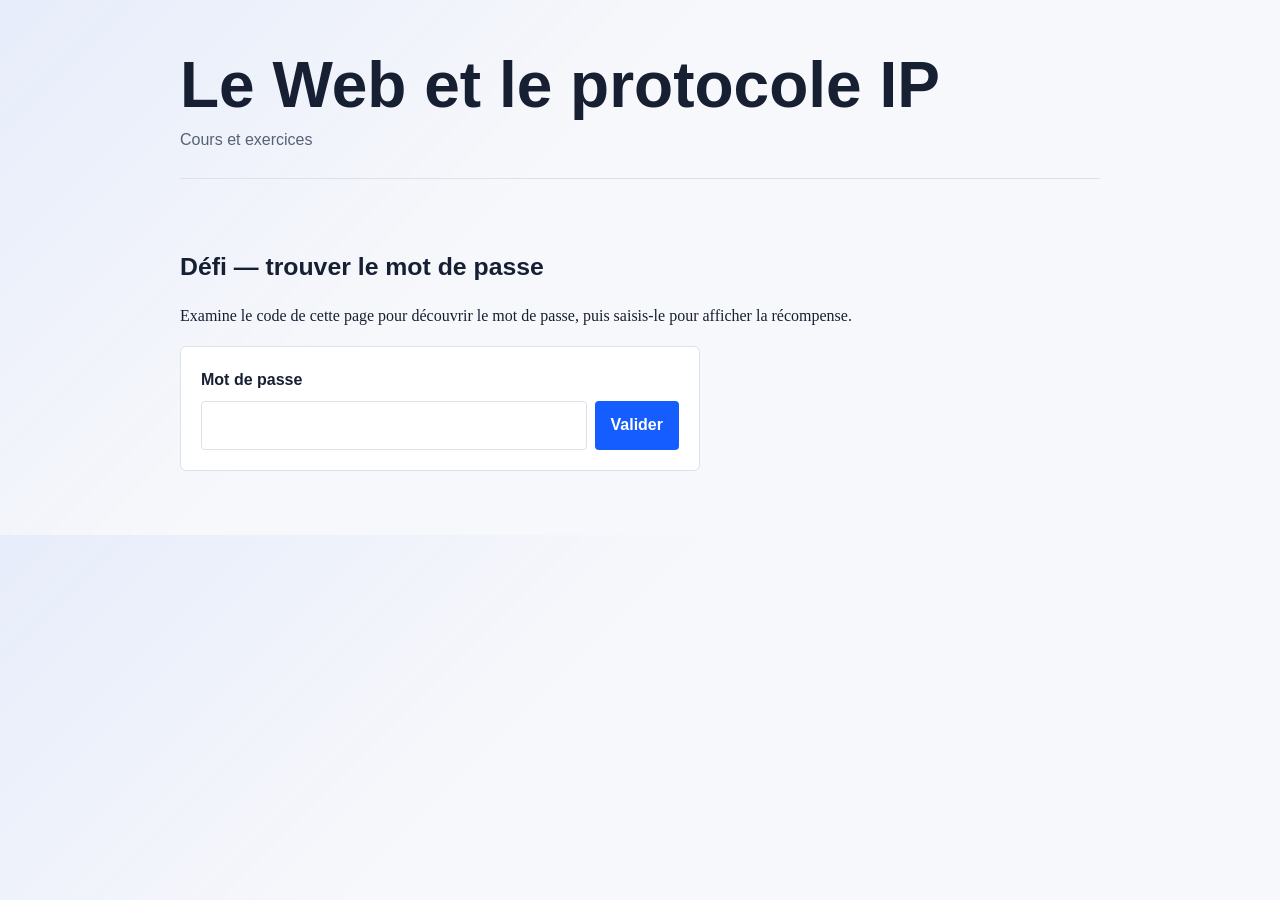
<file: index.html>
<!DOCTYPE html>
<html lang="fr">
<head>
  <meta charset="UTF-8">
  <meta name="viewport" content="width=device-width, initial-scale=1.0">
  <link rel="stylesheet" href="style.css">
  <title>Le Web et le protocole IP</title>
</head>
<body>
  <header>
    <h1>Le Web et le protocole IP</h1>
    <p class="subtitle">Cours et exercices</p>
  </header>

  <main>
    <section id="password-exercise" aria-labelledby="password-exercise-title">
      <h2 id="password-exercise-title">Défi — trouver le mot de passe</h2>
      <p>
        Examine le code de cette page pour découvrir le mot de passe, puis saisis-le
        pour afficher la récompense.
      </p>
      <div class="password-form">
        <label for="password">Mot de passe</label>
        <div class="password-entry">
          <input id="password" name="password" type="password" autocomplete="off">
          <button type="button" onclick="verifierMotDePasse2()">Valider</button>
        </div>
        <p id="password-error" class="password-error" role="alert" hidden>
          Ce n’est pas le bon mot de passe. Réessaie !
        </p>
      </div>
    </section>

  </main>

  <script>
    

    function verifierMotDePasse() {
      const enteredPassword = document.getElementById("password").value;

      if (enteredPassword === "mdpSNT") {
        document.getElementById("password-exercise").innerHTML =
          '<div class="reward-card">' +
          '<h2>Félicitations !</h2>' +
          '<img class="reward-image" src="recompense.svg" alt="">' +
          '<p>Tu as gagné <strong>1 point</strong> sur ton évaluation ! explique au professeur comment tu as fait pour récupérer le point</p>' +
          '</div>';
        return;
      }

      document.getElementById("password-error").innerHTML =
        "Ce n’est pas le bon mot de passe. Réessaie ! (f12) ou clique droit puis inspecter pour voir le code source html de la page et trouver le mot de passe";
      document.getElementById("password-error").hidden = false;
    }
     function verifierMotDePasse2() {
      const enteredPassword = document.getElementById("password").value;
      const variableTexte1 = "webRenaudeau";
      const variableTexte2 = "webRenaudeau2";
      const variableTexte3 = "webRenaudeau3";
      const variableTexte4 = "webRenaudeau4";
      const variableTexte5 = "webRenaudeau5";

      if (enteredPassword === variableTexte3) {
        document.getElementById("password-exercise").innerHTML =
          '<div class="reward-card">' +
          '<h2>Félicitations !</h2>' +
          '<img class="reward-image" src="recompense.svg" alt="">' +
          '<p>Tu as gagné <strong>1 point</strong> sur ton évaluation ! explique au professeur comment tu as fait pour récupérer le point</p>' +
          '</div>';
        return;
      }

      document.getElementById("password-error").innerHTML =
        "Ce n’est pas le bon mot de passe. Réessaie !<br> INDICE: (f12) ou clique droit + 'inspecter' pour voir le code source html de la page et trouver le mot de passe";
      document.getElementById("password-error").hidden = false;
    }
  </script>
</body>
</html>
</file>
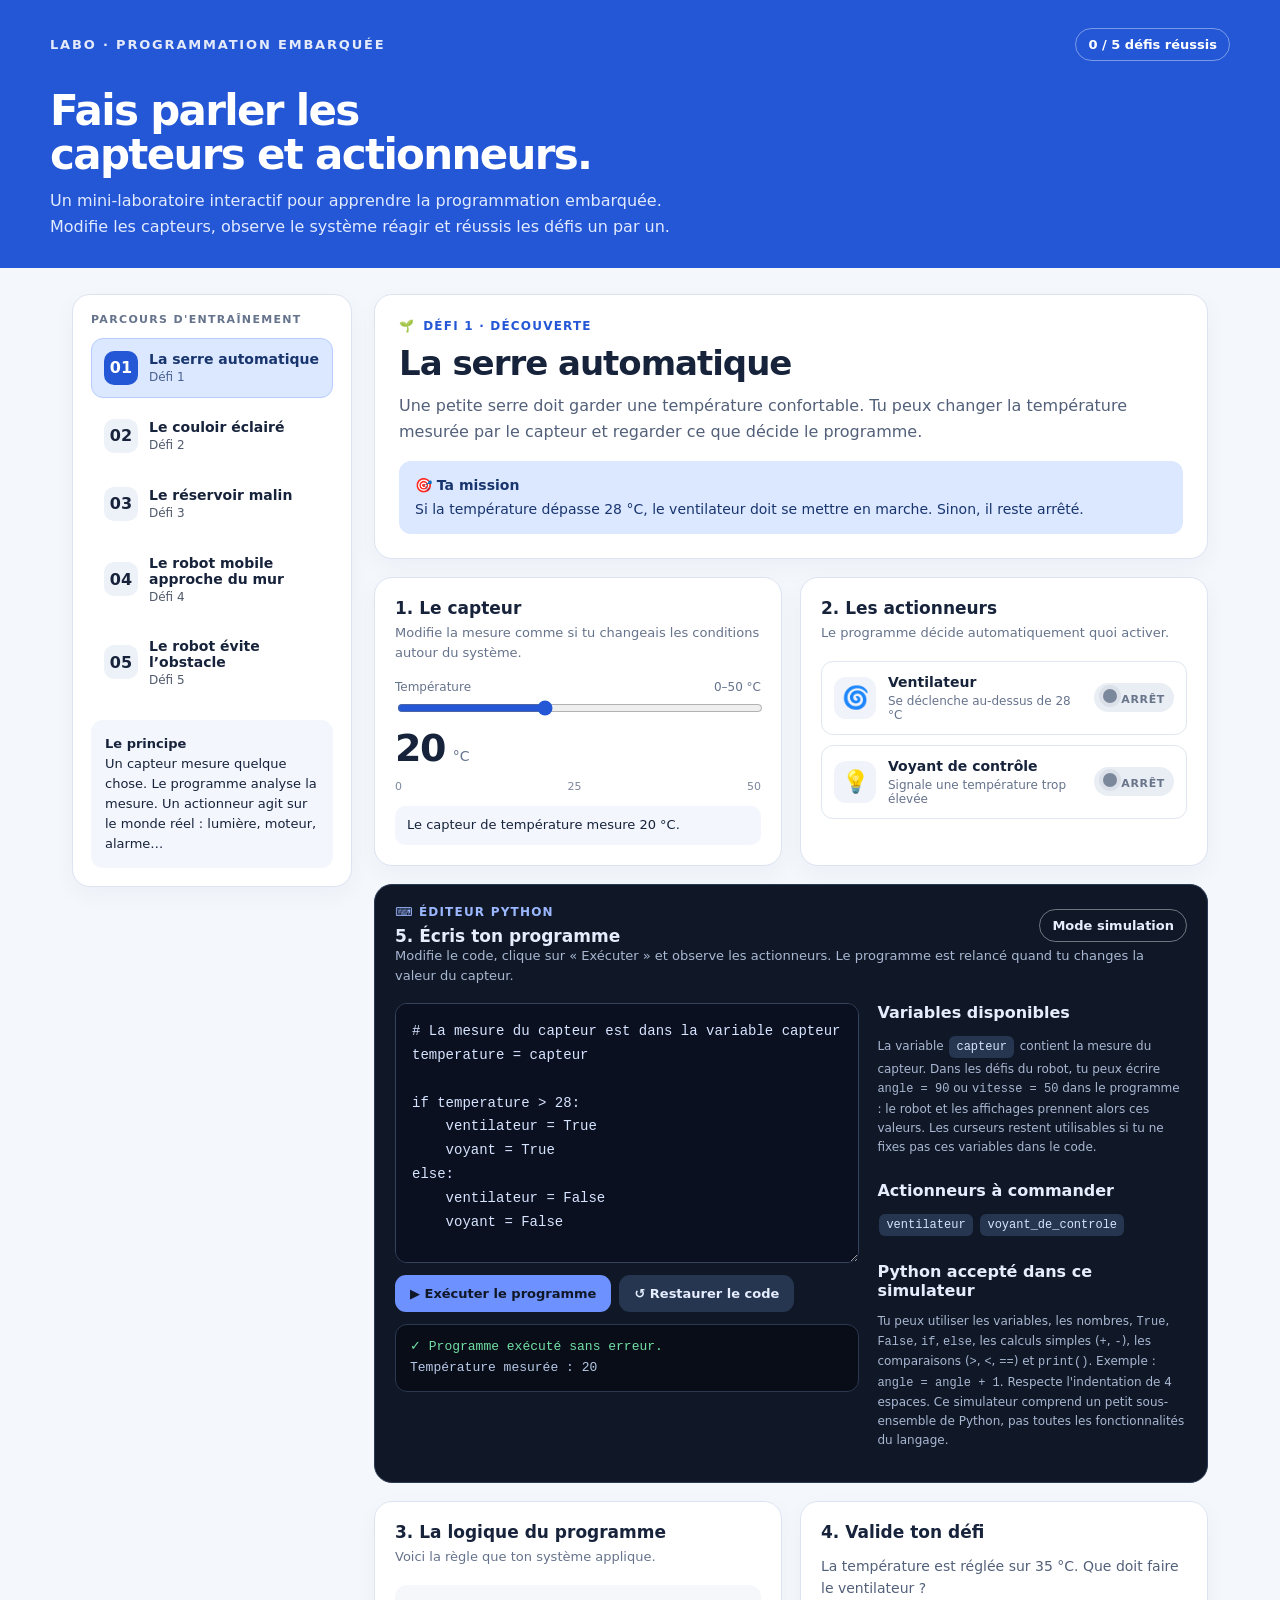
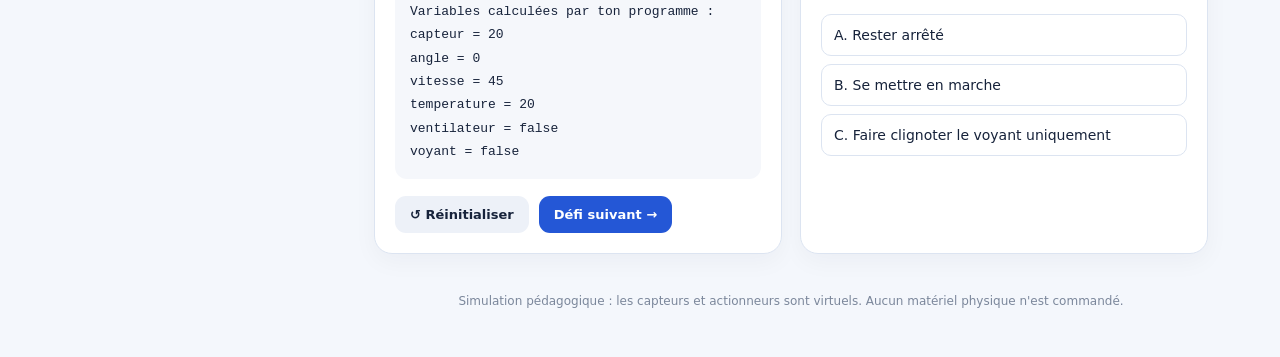
<file: Pages/defis_embarques_python.html>
<!doctype html>
<html lang="fr">
<head>
<meta charset="utf-8"><meta name="viewport" content="width=device-width, initial-scale=1">
<title>Défis embarqués</title>
<style>
:root {
 --site-primary:#2457D6; --site-secondary:#DCE8FF; --site-background:#F4F7FC;
 --site-on-primary:#FFFFFF; --site-on-secondary:#18356E; --site-on-background:#17233B;
 --site-font-body:Inter,ui-sans-serif,system-ui,-apple-system,"Segoe UI",sans-serif;
 --site-font-heading:Inter,ui-sans-serif,system-ui,-apple-system,"Segoe UI",sans-serif;
 --site-heading-scale:1; --site-spacing-scale:1; --site-radius-scale:1; --site-decoration-opacity:1;
 color-scheme:light dark;
}
*{box-sizing:border-box} body{margin:0;background:light-dark(#f4f7fc,#101522);color:light-dark(#17233b,#edf2ff);font-family:var(--site-font-body)}
#app{min-height:100vh;width:100%;background-color:var(--site-background);color:var(--site-on-background);background:light-dark(#f4f7fc,#101522)}
header{background:var(--site-primary);color:var(--site-on-primary);padding:calc(28px * var(--site-spacing-scale)) max(22px,calc((100vw - 1180px)/2));}
.topline{display:flex;justify-content:space-between;align-items:center;gap:16px;flex-wrap:wrap}.brand{font-size:13px;font-weight:800;letter-spacing:.14em;text-transform:uppercase;opacity:.88}.progress-pill{border:1px solid #ffffff66;border-radius:99px;padding:8px 12px;font-size:13px;font-weight:700}.hero{max-width:1180px;margin:28px auto 0}.hero h1{font-family:var(--site-font-heading);font-size:calc(42px * var(--site-heading-scale));line-height:1.04;letter-spacing:-.04em;margin:0 0 12px}.hero p{max-width:660px;line-height:1.6;margin:0;color:#e2eaff}
main{max-width:1180px;margin:0 auto;padding:26px 22px 54px}.layout{display:grid;grid-template-columns:280px minmax(0,1fr);gap:22px}.panel,.mission,.sim-card{background:light-dark(#fff,#1a2233);border:1px solid light-dark(#dce4f1,#303b50);border-radius:calc(18px * var(--site-radius-scale));box-shadow:0 8px 24px #17233b0a}.panel{padding:18px;height:max-content}.section-label{font-size:11px;font-weight:900;letter-spacing:.12em;text-transform:uppercase;color:light-dark(#66738c,#a4b2ce);margin-bottom:12px}.mission-list{display:grid;gap:8px}.mission-btn{width:100%;display:flex;gap:11px;align-items:center;text-align:left;border:1px solid transparent;background:transparent;border-radius:12px;padding:12px;color:inherit;cursor:pointer;font:inherit}.mission-btn:hover{background:light-dark(#f0f4fc,#242f44)}.mission-btn.active{background:var(--site-secondary);color:var(--site-on-secondary);border-color:light-dark(#b8ccff,#4968a4)}.mission-btn .num{display:grid;place-items:center;min-width:34px;height:34px;border-radius:10px;background:light-dark(#edf1f8,#303b50);font-weight:900}.mission-btn.active .num{background:var(--site-primary);color:white}.mission-btn strong{display:block;font-size:14px}.mission-btn small{display:block;margin-top:3px;opacity:.75;font-size:12px}.side-note{margin-top:20px;padding:14px;border-radius:12px;background:light-dark(#f3f6fc,#222d42);font-size:13px;line-height:1.55}.maincol{display:grid;gap:18px;min-width:0}.mission{padding:24px}.eyebrow{display:flex;align-items:center;gap:8px;color:var(--site-primary);font-weight:900;font-size:12px;text-transform:uppercase;letter-spacing:.1em}.mission h2{font-size:clamp(25px,3vw,34px);letter-spacing:-.03em;margin:10px 0}.mission p{line-height:1.65;margin:0 0 16px;color:light-dark(#526079,#bac5da)}.goal{padding:14px 16px;background:var(--site-secondary);color:var(--site-on-secondary);border-radius:12px;line-height:1.5;font-size:14px}.goal strong{display:block;margin-bottom:3px}.sim-grid{display:grid;grid-template-columns:1fr 1fr;gap:18px}.sim-card{padding:20px;min-width:0}.sim-card h3{font-size:17px;margin:0 0 5px}.sub{font-size:13px;color:light-dark(#66738c,#a4b2ce);margin:0 0 18px;line-height:1.5}.sensor-value{display:flex;align-items:baseline;gap:8px;margin:10px 0}.sensor-value strong{font-size:38px;letter-spacing:-.04em;font-variant-numeric:tabular-nums}.sensor-value span{color:light-dark(#66738c,#a4b2ce);font-size:14px}.range-row{display:flex;justify-content:space-between;font-size:12px;color:light-dark(#66738c,#a4b2ce);margin-bottom:6px}.range{width:100%;accent-color:var(--site-primary);cursor:pointer}.ticks{display:flex;justify-content:space-between;font-size:11px;color:light-dark(#7c879c,#a4b2ce);margin-top:4px}.sensor-desc{font-size:13px;margin-top:13px;padding:10px 12px;background:light-dark(#f3f6fc,#222d42);border-radius:10px;line-height:1.45}.actuators{display:grid;gap:10px}.actuator{display:flex;align-items:center;gap:12px;padding:12px;border:1px solid light-dark(#e0e6f0,#354056);border-radius:12px}.act-icon{width:42px;height:42px;display:grid;place-items:center;border-radius:12px;background:light-dark(#f0f3f9,#293449);font-size:22px}.act-text{flex:1;min-width:0}.act-text strong{display:block;font-size:14px}.act-text small{display:block;margin-top:4px;color:light-dark(#66738c,#a4b2ce);font-size:12px}.status{font-size:11px;font-weight:900;letter-spacing:.06em;padding:6px 9px;border-radius:99px;background:light-dark(#e9edf4,#303b50);color:light-dark(#68758a,#c3cde0)}.status.on{background:#d9f8e8;color:#146b43}.lamp{width:14px;height:14px;border-radius:50%;background:#7b879b;display:inline-block;box-shadow:0 0 0 4px #7b879b20}.lamp.on{background:#20b86b;box-shadow:0 0 0 4px #20b86b24}.rulebox{padding:15px;background:light-dark(#f5f7fb,#202a3d);border-radius:12px;font-family:ui-monospace,SFMono-Regular,Consolas,monospace;font-size:13px;line-height:1.8;white-space:pre-wrap;overflow-wrap:anywhere}.rulebox .kw{color:#6e83e8;font-weight:800}.rulebox .comment{color:light-dark(#75829a,#9caac4)}.bottom-row{display:grid;grid-template-columns:1fr 1fr;gap:18px}.feedback{padding:15px 16px;border-radius:12px;background:light-dark(#eef8f2,#173427);color:light-dark(#1a6742,#9ae6bd);font-size:14px;line-height:1.55}.feedback.bad{background:light-dark(#fff2e8,#39271d);color:light-dark(#8c4718,#ffc38d)}.btnrow{display:flex;gap:10px;flex-wrap:wrap;margin-top:17px}.btn{border:0;border-radius:11px;padding:11px 15px;font:inherit;font-weight:800;font-size:13px;cursor:pointer}.btn.primary{background:var(--site-primary);color:white}.btn.secondary{background:light-dark(#edf1f8,#303b50);color:inherit}.btn:focus-visible,.mission-btn:focus-visible,input:focus-visible{outline:3px solid #efaa37;outline-offset:3px}.quiz{padding:20px}.quiz h3{margin:0 0 8px}.quiz p{font-size:14px;line-height:1.55;color:light-dark(#526079,#bac5da)}.answers{display:grid;gap:8px;margin:14px 0}.answer{padding:12px;text-align:left;border:1px solid light-dark(#dce4f1,#3a465c);background:transparent;color:inherit;border-radius:10px;font:inherit;font-size:14px;cursor:pointer}.answer:hover{border-color:var(--site-primary)}.answer.correct{background:#d9f8e8;border-color:#2fa76a;color:#145f3c}.answer.wrong{background:#fff0e8;border-color:#d57a47;color:#813d17}.quiz-feedback{font-size:13px;min-height:20px;line-height:1.5}.footer{text-align:center;font-size:12px;color:light-dark(#7b879b,#98a7c1);padding-top:22px}

.editor-card{background:#101827;color:#e5edff;border:1px solid #2b3a55;border-radius:calc(18px * var(--site-radius-scale));padding:20px;min-width:0}.editor-head{display:flex;justify-content:space-between;align-items:center;gap:12px;flex-wrap:wrap}.editor-card h3{margin:0;font-size:17px}.editor-card .sub{color:#a8b7d2}.editor-toolbar{display:flex;gap:8px;flex-wrap:wrap;margin:12px 0}.code-editor{display:block;width:100%;min-height:260px;resize:vertical;background:#0a1020;color:#d7e4ff;border:1px solid #34445f;border-radius:12px;padding:16px;font:14px/1.7 ui-monospace,SFMono-Regular,Consolas,monospace;tab-size:4;white-space:pre;overflow:auto;outline:none}.code-editor:focus{border-color:#8daeff;box-shadow:0 0 0 3px #5279dc33}.console{background:#080d17;border:1px solid #2a3850;border-radius:12px;padding:12px 14px;margin-top:12px;font:13px/1.6 ui-monospace,SFMono-Regular,Consolas,monospace;white-space:pre-wrap;min-height:60px;color:#b7c9e8;overflow-wrap:anywhere}.console .ok{color:#72e0a6}.console .err{color:#ffab8a}.code-help{font-size:12px;line-height:1.6;color:#a8b7d2;margin-top:12px}.editor-layout{display:grid;grid-template-columns:minmax(0,1.2fr) minmax(250px,.8fr);gap:18px}.editor-side{display:grid;align-content:start;gap:12px}.variable-chip{display:inline-block;padding:4px 7px;margin:2px;border-radius:6px;background:#263550;color:#d6e3ff;font:12px ui-monospace,monospace}.editor-card .btn.secondary{background:#263550;color:#e5edff}.editor-card .btn.primary{background:#6d91ff;color:#101827}

.robot-scene[hidden]{display:none}.robot-scene{overflow:hidden}.robot-scene canvas{display:block;width:100%;height:auto;max-height:420px;background:#edf3fb;border:1px solid #d6e0ef;border-radius:14px;margin-top:12px}.robot-controls{display:grid;grid-template-columns:1fr 1fr;gap:16px;margin-top:14px}.robot-controls>div{padding:12px 14px;background:light-dark(#f2f6fc,#222d42);border-radius:11px}.robot-controls label{display:block;font-size:13px;font-weight:700}.robot-controls small{display:block;color:light-dark(#66738c,#a4b2ce);font-size:11px;line-height:1.4}@media(max-width:520px){.robot-controls{grid-template-columns:1fr}}.robot-readouts{display:grid;grid-template-columns:repeat(3,minmax(0,1fr));gap:10px;margin-top:12px}.robot-readouts>div{padding:12px;background:light-dark(#f2f6fc,#222d42);border-radius:11px}.readout-label{display:block;font-size:12px;color:light-dark(#66738c,#a4b2ce);margin-bottom:5px}.robot-readouts strong{font-size:18px;font-variant-numeric:tabular-nums}@media(max-width:520px){.robot-readouts{grid-template-columns:1fr}.robot-scene .btnrow .btn{flex:1}}

@media(max-width:800px){.editor-layout{grid-template-columns:1fr}}

@media(max-width:800px){.layout{grid-template-columns:1fr}.panel{padding:14px}.mission-list{grid-template-columns:repeat(2,minmax(0,1fr))}.side-note{display:none}.sim-grid,.bottom-row{grid-template-columns:1fr}.hero h1{font-size:35px}.mission{padding:19px}}
@media(max-width:460px){.mission-list{grid-template-columns:1fr 1fr}.mission-btn{padding:9px 7px;gap:7px}.mission-btn small{font-size:11px}.mission-btn .num{min-width:28px;height:28px}.mission-btn strong{font-size:12px}main{padding:16px 12px 35px}.hero{margin-top:22px}.hero h1{font-size:32px}}
</style>
</head>
<body><div id="app">
<header><div class="topline"><div class="brand">LABO · PROGRAMMATION EMBARQUÉE</div><div class="progress-pill" id="progress">0 / 5 défis réussis</div></div><div class="hero"><h1>Fais parler les<br>capteurs et actionneurs.</h1><p>Un mini-laboratoire interactif pour apprendre la programmation embarquée. Modifie les capteurs, observe le système réagir et réussis les défis un par un.</p></div></header>
<main><div class="layout"><aside class="panel"><div class="section-label">Parcours d'entraînement</div><div class="mission-list" id="missionList"></div><div class="side-note"><strong>Le principe</strong><br>Un capteur mesure quelque chose. Le programme analyse la mesure. Un actionneur agit sur le monde réel : lumière, moteur, alarme…</div></aside>
<div class="maincol"><section class="mission"><div class="eyebrow"><span id="missionIcon">◈</span><span id="missionMeta">DÉFI 1 · DÉCOUVERTE</span></div><h2 id="missionTitle">La serre automatique</h2><p id="missionIntro"></p><div class="goal"><strong>🎯 Ta mission</strong><span id="missionGoal"></span></div></section>
<div class="sim-grid"><section class="sim-card"><h3>1. Le capteur</h3><p class="sub" id="sensorSubtitle">Modifie la mesure comme si tu changeais les conditions autour du système.</p><div class="range-row"><label id="sensorLabel" for="sensorRange">Température</label><span id="sensorScale">0–50 °C</span></div><input id="sensorRange" class="range" type="range" min="0" max="50" value="20" step="1"><div class="sensor-value"><strong id="sensorValue">20</strong><span id="sensorUnit">°C</span></div><div class="ticks"><span id="minTick">0</span><span id="midTick">25</span><span id="maxTick">50</span></div><div class="sensor-desc" id="sensorDescription">Le capteur transmet une valeur au programme.</div></section>
<section class="sim-card"><h3>2. Les actionneurs</h3><p class="sub">Le programme décide automatiquement quoi activer.</p><div class="actuators" id="actuators"></div></section></div>
<section class="sim-card robot-scene" id="robotScene" hidden>
  <div class="editor-head"><div><h3>🤖 Simulation du robot en 2D</h3><p class="sub">Le robot avance selon ton programme. Le capteur ultrason mesure automatiquement la distance jusqu’au mur.</p></div><span class="progress-pill" style="color:var(--site-on-background);border-color:#ccd6e8" id="robotMotionStatus">Prêt</span></div>
  <canvas id="robotCanvas" width="760" height="340" aria-label="Vue de dessus en 2D du robot mobile, de son angle et de ses obstacles"></canvas>
  <div class="robot-controls">
    <div><label for="robotSpeed">Vitesse du robot : <strong><span id="robotSpeedValue">45</span>%</strong></label><input id="robotSpeed" class="range" type="range" min="0" max="100" value="45" step="5"><small>0 % = arrêt · 100 % = vitesse maximale</small></div>
    <div><label for="robotAngle">Angle du robot : <strong><span id="robotAngleValue">0</span>°</strong></label><input id="robotAngle" class="range" type="range" min="0" max="359" value="0" step="5"><small>0° = droite · 90° = bas · 180° = gauche · 270° = haut</small></div>
  </div>
  <div class="robot-readouts"><div><span class="readout-label">Distance mesurée</span><strong><span id="liveDistance">130</span> cm</strong></div><div><span class="readout-label">Moteurs</span><strong id="motorReadout">ARRÊT</strong></div><div><span class="readout-label">Position</span><strong id="positionReadout">Départ</strong></div></div>
  <div class="robot-readouts" aria-live="polite"><div><span class="readout-label">Variable Python <code>angle</code></span><strong><span id="angleVariableValue">0</span>°</strong></div><div><span class="readout-label">Variable Python <code>vitesse</code></span><strong><span id="speedVariableValue">45</span>%</strong></div><div><span class="readout-label">Lien avec le robot</span><strong>Valeurs synchronisées</strong></div></div>
  <div class="btnrow"><button class="btn primary" id="startRobot">▶ Démarrer le robot</button><button class="btn secondary" id="pauseRobot">Ⅱ Pause</button><button class="btn secondary" id="resetRobot">↺ Replacer au départ</button></div>
  <p class="code-help" style="color:light-dark(#66738c,#a8b7d2);margin-bottom:0">Vue du dessus : le curseur d’angle change la direction du robot, et le curseur de vitesse règle sa rapidité. Modifie le seuil dans le code, clique sur Exécuter puis démarre le robot.</p>
</section>
<section class="editor-card"><div class="editor-head"><div><div class="eyebrow" style="color:#9bb7ff">⌨ ÉDITEUR PYTHON</div><h3 style="margin-top:7px">5. Écris ton programme</h3></div><span class="progress-pill">Mode simulation</span></div><p class="sub">Modifie le code, clique sur « Exécuter » et observe les actionneurs. Le programme est relancé quand tu changes la valeur du capteur.</p><div class="editor-layout"><div><textarea id="pythonCode" class="code-editor" spellcheck="false" aria-label="Éditeur de code Python"></textarea><div class="editor-toolbar"><button class="btn primary" id="runCode">▶ Exécuter le programme</button><button class="btn secondary" id="starterCode">↺ Restaurer le code</button></div><div class="console" id="consoleOutput" aria-live="polite">Console prête. Lance ton programme.</div></div><div class="editor-side"><div><strong>Variables disponibles</strong><p class="code-help">La variable <span class="variable-chip">capteur</span> contient la mesure du capteur. Dans les défis du robot, tu peux écrire <code>angle = 90</code> ou <code>vitesse = 50</code> dans le programme : le robot et les affichages prennent alors ces valeurs. Les curseurs restent utilisables si tu ne fixes pas ces variables dans le code.</p></div><div><strong>Actionneurs à commander</strong><p class="code-help" id="actuatorHelp"></p></div><div><strong>Python accepté dans ce simulateur</strong><p class="code-help">Tu peux utiliser les variables, les nombres, <code>True</code>, <code>False</code>, <code>if</code>, <code>else</code>, les calculs simples (<code>+</code>, <code>-</code>), les comparaisons (<code>&gt;</code>, <code>&lt;</code>, <code>==</code>) et <code>print()</code>. Exemple : <code>angle = angle + 1</code>. Respecte l'indentation de 4 espaces. Ce simulateur comprend un petit sous-ensemble de Python, pas toutes les fonctionnalités du langage.</p></div></div></div></section>
<div class="bottom-row"><section class="sim-card"><h3>3. La logique du programme</h3><p class="sub">Voici la règle que ton système applique.</p><div class="rulebox" id="ruleCode"></div><div class="btnrow"><button class="btn secondary" id="resetBtn">↺ Réinitialiser</button><button class="btn primary" id="nextBtn">Défi suivant →</button></div></section>
<section class="sim-card quiz"><h3>4. Valide ton défi</h3><p id="questionText"></p><div class="answers" id="answers"></div><div class="quiz-feedback" id="quizFeedback" aria-live="polite"></div></section></div>
<div class="footer">Simulation pédagogique : les capteurs et actionneurs sont virtuels. Aucun matériel physique n'est commandé.</div></div></div></main></div>
<script>
const missions=[
 {title:'La serre automatique',icon:'🌱',meta:'DÉFI 1 · DÉCOUVERTE',intro:'Une petite serre doit garder une température confortable. Tu peux changer la température mesurée par le capteur et regarder ce que décide le programme.',goal:'Si la température dépasse 28 °C, le ventilateur doit se mettre en marche. Sinon, il reste arrêté.',sensor:'Température',unit:'°C',min:0,max:50,start:20,desc:v=>`Le capteur de température mesure ${v} °C.`,act:[['🌀','Ventilateur',v=>v>28,'Se déclenche au-dessus de 28 °C'],['💡','Voyant de contrôle',v=>v>28,'Signale une température trop élevée']],rule:'SI température > 28 :\n    ventilateur = MARCHE\nSINON :\n    ventilateur = ARRÊT',question:'La température est réglée sur 35 °C. Que doit faire le ventilateur ?',answers:['Rester arrêté','Se mettre en marche','Faire clignoter le voyant uniquement'],correct:1,explain:'35 est supérieur à 28 : la condition est vraie, le ventilateur se met en marche.'},
 {title:'Le couloir éclairé',icon:'💡',meta:'DÉFI 2 · CONDITION',intro:'Un éclairage automatique doit s’allumer lorsqu’il fait sombre. Le capteur mesure la luminosité ambiante.',goal:'Quand la luminosité est inférieure à 35 %, la lampe s’allume.',sensor:'Luminosité',unit:'%',min:0,max:100,start:20,desc:v=>`Le capteur mesure une luminosité de ${v} %. 0 % = très sombre, 100 % = très lumineux.`,act:[['💡','Lampe',v=>v<35,'S’allume quand il fait sombre'],['🔔','Alerte',v=>v<15,'Alerte si le couloir est presque noir']],rule:'SI luminosité < 35 :\n    lampe = MARCHE\nSINON :\n    lampe = ARRÊT',question:'La luminosité vaut 80 %. Quel est l’état de la lampe ?',answers:['Allumée','Éteinte','Le capteur ne fonctionne pas'],correct:1,explain:'80 est supérieur à 35 : il fait suffisamment clair, la lampe reste éteinte.'},
 {title:'Le réservoir malin',icon:'💧',meta:'DÉFI 3 · SEUIL',intro:'Un réservoir surveille son niveau d’eau. Une pompe doit remplir le réservoir quand le niveau est trop bas.',goal:'Si le niveau d’eau est inférieur à 25 %, la pompe démarre.',sensor:'Niveau d’eau',unit:'%',min:0,max:100,start:15,desc:v=>`Le réservoir est rempli à ${v} %. Le capteur envoie ce pourcentage au programme.`,act:[['🚰','Pompe de remplissage',v=>v<25,'Remplit si le niveau est bas'],['🚨','Voyant de niveau bas',v=>v<10,'Alerte si le réservoir est presque vide']],rule:'SI niveau < 25 :\n    pompe = MARCHE\nSINON :\n    pompe = ARRÊT',question:'Le réservoir est rempli à 18 %. Que décide le programme ?',answers:['Démarrer la pompe','Arrêter la pompe','Allumer uniquement le voyant'],correct:0,explain:'18 est inférieur à 25 : le programme démarre la pompe pour remplir le réservoir.'},
 {title:'Le robot mobile approche du mur',icon:'🤖',meta:'DÉFI 4 · ROBOT MOBILE',intro:'Le robot démarre à distance du mur et avance réellement dans la simulation 2D. À chaque instant, son capteur ultrason mesure la distance restante. Ton programme doit couper les moteurs avant la collision.',goal:'Fais avancer le robot, puis arrête-le quand la distance devient inférieure à 20 cm. La distance affichée est calculée à partir de sa position.',sensor:'Distance au mur',unit:'cm',min:0,max:150,start:130,desc:v=>`Le capteur ultrason mesure ${v} cm entre le robot et le mur. Cette valeur évolue quand le robot se déplace.`,act:[['⚙️','Moteurs avant',v=>v>=20,'Font avancer le robot si la voie est libre'],['🔊','Buzzer',v=>v<20,'Avertit quand le mur est trop proche']],rule:'SI distance < 20 :\n    moteurs = False\n    buzzer = True\nSINON :\n    moteurs = True\n    buzzer = False',question:'Le robot mesure 15 cm jusqu’au mur. Quelle action évite la collision ?',answers:['Garder les moteurs activés','Arrêter les moteurs et activer le buzzer','Ignorer la mesure'],correct:1,explain:'À 15 cm, la distance est inférieure à 20 cm : les moteurs doivent s’arrêter et le buzzer s’activer.'} ,
 {title:'Le robot évite l’obstacle',icon:'🛞',meta:'DÉFI 5 · ÉVITEMENT',intro:'Vue du dessus : règle la vitesse et l’angle du robot avec les curseurs. Il avance dans la direction indiquée par son nez, mesure la distance dans cette direction et doit éviter le mur.',goal:'Modifie la vitesse et l’angle, puis programme les moteurs pour avancer quand la distance est supérieure ou égale à 25 cm et reculer si elle est inférieure. Observe comment l’angle change la trajectoire et la mesure du capteur.',sensor:'Distance au mur',unit:'cm',min:0,max:150,start:130,desc:v=>`Distance mesurée en direct : ${v} cm. Le robot peut avancer ou reculer selon ton code.`,act:[['⬆️','Moteurs avant',v=>v>=25,'Déplacent le robot vers le mur'],['⬅️','Moteurs arrière',v=>v<25,'Font reculer le robot pour s’éloigner'],['🔊','Buzzer',v=>v<25,'Signale un obstacle proche']],rule:'SI distance < 25 :\n    moteurs = False\n    marche_arriere = True\n    buzzer = True\nSINON :\n    moteurs = True\n    marche_arriere = False\n    buzzer = False',question:'La distance descend à 18 cm. Que doit faire le robot pour s’éloigner du mur ?',answers:['Avancer encore','Reculer et signaler l’obstacle','Arrêter définitivement le programme'],correct:1,explain:'À moins de 25 cm, le programme commande la marche arrière et active le buzzer.'}
 ];
const actuatorVars = [["ventilateur","voyant"],["lampe","alerte"],["pompe","voyant"],["moteurs","buzzer"],["moteurs","marche_arriere","buzzer"]];
const starterCodes = [
`# La mesure du capteur est dans la variable capteur
temperature = capteur

if temperature > 28:
    ventilateur = True
    voyant = True
else:
    ventilateur = False
    voyant = False

print("Température mesurée :", temperature)`,
`luminosite = capteur

if luminosite < 35:
    lampe = True
else:
    lampe = False

if luminosite < 15:
    alerte = True
else:
    alerte = False

print("Luminosité :", luminosite)`,
`niveau = capteur

if niveau < 25:
    pompe = True
else:
    pompe = False

if niveau < 10:
    voyant = True
else:
    voyant = False

print("Niveau d'eau :", niveau)`,
`# Variables du robot disponibles : angle (degrés) et vitesse (pourcentage)
# Elles suivent les curseurs de la simulation.
distance = capteur

if distance < 20:
    moteurs = False
    buzzer = True
else:
    moteurs = True
    buzzer = False

print("Distance au mur :", distance, "cm")
print("Angle :", angle, "degres")
print("Vitesse :", vitesse, "%")`,
`# Variables du robot disponibles : angle (degrés) et vitesse (pourcentage)
# Elles suivent les curseurs de la simulation.
# Le robot avance si le mur est loin et recule s'il est proche
distance = capteur

if distance < 25:
    moteurs = False
    marche_arriere = True
    buzzer = True
else:
    moteurs = True
    marche_arriere = False
    buzzer = False

print("Distance au mur :", distance, "cm")
print("Angle :", angle, "degres")
print("Vitesse :", vitesse, "%")`
];
let current=0;const completed=new Set();let answered=false;
let robotX=125, robotY=170, robotAngle=0, robotRunning=false, robotTimer=null, robotLastResult=null;
const ROBOT_R=17, ROOM={left:24,right:736,top:24,bottom:316}, WALL={x:650,y1:55,y2:285};
function rayDistance(){
 const a=robotAngle*Math.PI/180, dx=Math.cos(a),dy=Math.sin(a);let best=Infinity;
 // Distances to the room boundaries in the direction of the sensor
 if(dx>0)best=Math.min(best,(ROOM.right-robotX)/dx);if(dx<0)best=Math.min(best,(ROOM.left-robotX)/dx);
 if(dy>0)best=Math.min(best,(ROOM.bottom-robotY)/dy);if(dy<0)best=Math.min(best,(ROOM.top-robotY)/dy);
 // The vertical obstacle/wall is a segment, not an infinite line
 if(dx>0){const t=(WALL.x-robotX)/dx, yy=robotY+t*dy;if(t>0&&yy>=WALL.y1&&yy<=WALL.y2)best=Math.min(best,t);}
 return Math.max(0,Math.round(best/3.2));
}
function robotDistance(){return rayDistance();}
function drawRobot(){
 const c=$('robotCanvas');if(!c)return;const ctx=c.getContext('2d'),w=c.width,h=c.height;ctx.clearRect(0,0,w,h);
 ctx.fillStyle='#edf3fb';ctx.fillRect(0,0,w,h);
 // top-down arena and grid
 ctx.fillStyle='#f8fbff';ctx.fillRect(ROOM.left,ROOM.top,ROOM.right-ROOM.left,ROOM.bottom-ROOM.top);
 ctx.strokeStyle='#dce5f1';ctx.lineWidth=1;for(let x=40;x<ROOM.right;x+=25){ctx.beginPath();ctx.moveTo(x,ROOM.top);ctx.lineTo(x,ROOM.bottom);ctx.stroke()}for(let y=40;y<ROOM.bottom;y+=25){ctx.beginPath();ctx.moveTo(ROOM.left,y);ctx.lineTo(ROOM.right,y);ctx.stroke()}
 ctx.strokeStyle='#8291a8';ctx.lineWidth=5;ctx.strokeRect(ROOM.left,ROOM.top,ROOM.right-ROOM.left,ROOM.bottom-ROOM.top);
 // wall / obstacle from a top-down view
 ctx.fillStyle='#7e8da4';ctx.fillRect(WALL.x,WALL.y1,18,WALL.y2-WALL.y1);ctx.fillStyle='#aab6c7';for(let y=WALL.y1+8;y<WALL.y2;y+=20)ctx.fillRect(WALL.x+3,y,12,3);
 ctx.fillStyle='#24334b';ctx.font='bold 12px system-ui';ctx.fillText('MUR / OBSTACLE',WALL.x-50,WALL.y1-10);
 // sensor ray from robot's front, ending at the measured wall/boundary
 const a=robotAngle*Math.PI/180,dx=Math.cos(a),dy=Math.sin(a),distPx=robotDistance()*3.2;
 const sx=robotX+Math.cos(a)*ROBOT_R,sy=robotY+Math.sin(a)*ROBOT_R,ex=robotX+dx*distPx,ey=robotY+dy*distPx;
 ctx.strokeStyle=robotDistance()<25?'#e05a47':'#3875e8';ctx.lineWidth=2;ctx.setLineDash([6,5]);ctx.beginPath();ctx.moveTo(sx,sy);ctx.lineTo(ex,ey);ctx.stroke();ctx.setLineDash([]);
 ctx.fillStyle='rgba(56,117,232,.14)';ctx.beginPath();ctx.arc(sx,sy,5,0,Math.PI*2);ctx.fill();
 // robot body rotated to show its heading
 ctx.save();ctx.translate(robotX,robotY);ctx.rotate(a);ctx.fillStyle='#2457d6';ctx.beginPath();ctx.roundRect(-20,-15,40,30,8);ctx.fill();ctx.fillStyle='#dce8ff';ctx.fillRect(-8,-9,15,7);ctx.fillStyle='#17233b';ctx.beginPath();ctx.arc(12,0,3,0,Math.PI*2);ctx.fill();ctx.fillStyle='#25344d';ctx.fillRect(-15,-19,9,5);ctx.fillRect(6,-19,9,5);ctx.fillRect(-15,14,9,5);ctx.fillRect(6,14,9,5);ctx.restore();
 ctx.fillStyle='#24334b';ctx.font='bold 12px system-ui';ctx.fillText('ROBOT',robotX-22,robotY-27);
 ctx.fillStyle=robotDistance()<25?'#c2410c':'#2457d6';ctx.font='bold 15px system-ui';ctx.fillText(`${robotDistance()} cm`,Math.max(ROOM.left+4,Math.min(ex+8,ROOM.right-55)),Math.max(ROOM.top+16,Math.min(ey-8,ROOM.bottom-5)));
 // heading arrow
 ctx.strokeStyle='#2457d6';ctx.lineWidth=2;ctx.beginPath();ctx.moveTo(robotX,robotY);ctx.lineTo(robotX+Math.cos(a)*30,robotY+Math.sin(a)*30);ctx.stroke();
}
function syncRobotVariables(){const a=Number($('robotAngle').value),v=Number($('robotSpeed').value);$('angleVariableValue').textContent=a;$('speedVariableValue').textContent=v;$('robotAngleValue').textContent=a;$('robotSpeedValue').textContent=v;}
function stopRobot(){robotRunning=false;if(robotTimer){clearInterval(robotTimer);robotTimer=null;}$('robotMotionStatus').textContent='En pause';}
function applyProgramRobotSettings(env){
 // Une affectation dans le code, par exemple angle = 90, pilote vraiment le robot.
 if(Number.isFinite(Number(env.angle))){robotAngle=((Math.round(Number(env.angle))%360)+360)%360;$('robotAngle').value=robotAngle;$('robotAngleValue').textContent=robotAngle;$('angleVariableValue').textContent=robotAngle;}
 if(Number.isFinite(Number(env.vitesse))){const v=Math.max(0,Math.min(100,Number(env.vitesse)));$('robotSpeed').value=v;$('robotSpeedValue').textContent=v;$('speedVariableValue').textContent=v;}
}
function robotTick(){if(current<3)return;let d=robotDistance();$('sensorRange').value=d;$('sensorValue').textContent=d;$('liveDistance').textContent=d;$('sensorDescription').textContent=`Le capteur mesure ${d} cm dans la direction du robot. La mesure change avec sa position et son angle.`;
 try{let r=executeMiniPython($('pythonCode').value,d,robotAngle,Number($('robotSpeed').value));applyProgramRobotSettings(r.env);robotLastResult=r;const forward=r.env.moteurs===true,backward=r.env.marche_arriere===true;const speed=Number($('robotSpeed').value)/100;const step=speed*3.0*(backward?-1:1);let nx=robotX,ny=robotY;if(robotRunning&&((forward&&!backward)||backward)){const a=robotAngle*Math.PI/180;nx+=Math.cos(a)*step;ny+=Math.sin(a)*step;}
 // keep robot in arena and stop before the obstacle
 nx=Math.max(ROOM.left+ROBOT_R,Math.min(ROOM.right-ROBOT_R,nx));ny=Math.max(ROOM.top+ROBOT_R,Math.min(ROOM.bottom-ROBOT_R,ny));if(nx+ROBOT_R>=WALL.x&&ny>=WALL.y1-ROBOT_R&&ny<=WALL.y2+ROBOT_R){nx=robotX;ny=robotY;}
 robotX=nx;robotY=ny;$('motorReadout').textContent=forward&&!backward?'AVANCE':backward?'RECULE':'ARRÊT';$('positionReadout').textContent=`x ${Math.round(robotX)} · y ${Math.round(robotY)} · ${robotAngle}°`;$('robotMotionStatus').textContent=forward&&!backward?'En mouvement':backward?'Marche arrière':'Arrêté';$('actuators').innerHTML='';missions[current].act.forEach((a,j)=>{const key=actuatorVars[current][j],on=r.env[key]===true;const dEl=document.createElement('div');dEl.className='actuator';dEl.innerHTML=`<div class="act-icon">${a[0]}</div><div class="act-text"><strong>${a[1]}</strong><small>${a[3]}</small></div><span class="status ${on?'on':''}"><span class="lamp ${on?'on':''}"></span> ${on?'ACTIF':'ARRÊT'}</span>`;$('actuators').appendChild(dEl)});$('ruleCode').textContent='Variables calculées par ton programme :\n'+Object.keys(r.env).filter(k=>k!=='True'&&k!=='False').map(k=>k+' = '+r.env[k]).join('\n');$('consoleOutput').innerHTML='<span class="ok">✓ Programme exécuté sans erreur.</span>\n'+r.output.map(x=>escapeHtml(x)).join('\n');}catch(e){stopRobot();$('consoleOutput').innerHTML='<span class="err">✖ Erreur Python simulée : '+escapeHtml(e.message)+'</span>';}
 $('sensorRange').value=robotDistance();$('robotAngleValue').textContent=robotAngle;$('liveDistance').textContent=robotDistance();syncRobotVariables();drawRobot();}
function startRobot(){if(current<3)return;robotRunning=true;$('robotMotionStatus').textContent='En mouvement';if(robotTimer)clearInterval(robotTimer);robotTimer=setInterval(()=>{if(robotRunning)robotTick()},80);robotTick();}
function resetRobot(){stopRobot();robotX=125;robotY=170;robotAngle=0;$('robotAngle').value=0;$('robotAngleValue').textContent='0';$('robotSpeed').value=45;$('robotSpeedValue').textContent='45';robotTick();$('robotMotionStatus').textContent='Au départ';}

const $=id=>document.getElementById(id);
function renderList(){ $('missionList').innerHTML=''; missions.forEach((m,i)=>{const b=document.createElement('button');b.className='mission-btn'+(i===current?' active':'');b.innerHTML=`<span class="num">${completed.has(i)?'✓':String(i+1).padStart(2,'0')}</span><span><strong>${m.title}</strong><small>${completed.has(i)?'Défi réussi':`Défi ${i+1}`}</small></span>`;b.onclick=()=>loadMission(i);$('missionList').appendChild(b)});$('progress').textContent=`${completed.size} / ${missions.length} défis réussis`;}
function loadMission(i){if(i!==current)stopRobot();current=i;answered=false;const m=missions[i];$('robotScene').hidden=i<3;if(i>=3){robotX=125;robotY=170;robotAngle=0;$('robotAngle').value=0;$('robotAngleValue').textContent='0';robotRunning=false;$('sensorRange').style.display='none';document.querySelector('.ticks').style.display='none';$('sensorScale').textContent='Mesure en direct';}else{$('sensorRange').style.display='block';document.querySelector('.ticks').style.display='flex';}drawRobot();$('missionIcon').textContent=m.icon;$('missionMeta').textContent=m.meta;$('missionTitle').textContent=m.title;$('missionIntro').textContent=m.intro;$('missionGoal').textContent=m.goal;$('sensorLabel').textContent=m.sensor;$('sensorUnit').textContent=m.unit;$('sensorRange').min=m.min;$('sensorRange').max=m.max;$('sensorRange').value=m.start;$('sensorScale').textContent=`${m.min}–${m.max}${m.unit?' '+m.unit:''}`;$('minTick').textContent=m.min;$('midTick').textContent=(m.min+m.max)/2;$('maxTick').textContent=m.max;$('questionText').textContent=m.question;$('quizFeedback').textContent='';$('nextBtn').textContent=i===missions.length-1?'Voir le bilan →':'Défi suivant →';$('answers').innerHTML='';$('pythonCode').value=starterCodes[i];$('consoleOutput').textContent='Code chargé. Clique sur « Exécuter le programme ».';$('actuatorHelp').innerHTML=m.act.map(a=>`<span class="variable-chip">${a[1].normalize('NFD').replace(/[\u0300-\u036f]/g,'').toLowerCase().replace(/[^a-z0-9]+/g,'_').replace(/^_|_$/g,'')}</span>`).join(' ');m.answers.forEach((a,j)=>{const b=document.createElement('button');b.className='answer';b.textContent=String.fromCharCode(65+j)+'. '+a;b.onclick=()=>checkAnswer(j,b);$('answers').appendChild(b)});renderList();updateSensor();}
function evalCondition(expr, env){
 expr=expr.trim().replace(/\bTrue\b/g,'true').replace(/\bFalse\b/g,'false');
 const m=expr.match(/^([A-Za-z_][A-Za-z0-9_]*)\s*(==|!=|>=|<=|>|<)\s*(-?\d+(?:\.\d+)?|true|false|[A-Za-z_][A-Za-z0-9_]*)$/);
 if(!m) throw new Error('Condition non reconnue : '+expr);
 const left=env[m[1]]; let right=/^-?\d/.test(m[3])?Number(m[3]):(m[3]==='true'?true:m[3]==='false'?false:env[m[3]]);
 if(left===undefined||right===undefined) throw new Error('Variable inconnue dans : '+expr);
 switch(m[2]){case '==':return left===right||String(left)===String(right);case '!=':return left!==right&&String(left)!==String(right);case '>':return Number(left)>Number(right);case '<':return Number(left)<Number(right);case '>=':return Number(left)>=Number(right);case '<=':return Number(left)<=Number(right)}
}
function executeMiniPython(source, sensor, angleValue=Number($('robotAngle')?.value||0), speedValue=Number($('robotSpeed')?.value||45)){
 const lines=source.split(/\r?\n/);const env={capteur:sensor,angle:angleValue,vitesse:speedValue,True:true,False:false};const output=[];let pc=0,steps=0;
 function block(indent){while(pc<lines.length){if(++steps>500)throw new Error('Trop d’instructions.');let raw=lines[pc];if(!raw.trim()||raw.trim().startsWith('#')){pc++;continue}let spaces=raw.match(/^ */)[0].length;if(spaces<indent)return;if(spaces>indent)throw new Error('Indentation inattendue ligne '+(pc+1)+'.');let line=raw.trim();
 if(line.startsWith('if ')&&line.endsWith(':')){const cond=evalCondition(line.slice(3,-1),env);pc++;const thenIndent=pc<lines.length?(lines[pc].match(/^ */)[0].length):indent+4;if(thenIndent<=indent)throw new Error('Ajoute 4 espaces dans le bloc if (ligne '+pc+').');if(cond)block(thenIndent);else skipBlock(thenIndent);if(pc<lines.length&&lines[pc].trim()==='else:'){pc++;const ei=pc<lines.length?(lines[pc].match(/^ */)[0].length):indent+4;if(ei<=indent)throw new Error('Ajoute 4 espaces dans le bloc else.');if(cond)skipBlock(ei);else block(ei)}continue;}
 if(line==='else:')return;
 const printMatch=line.match(/^print\((.*)\)$/);if(printMatch){const args=printMatch[1].split(/,(?=(?:[^"']|"[^"]*"|'[^']*')*$)/).map(x=>x.trim()).filter(Boolean);output.push(args.map(a=>{if((a.startsWith('"')&&a.endsWith('"'))||(a.startsWith("'")&&a.endsWith("'")))return a.slice(1,-1);if(Object.prototype.hasOwnProperty.call(env,a))return String(env[a]);if(/^-?\d+(\.\d+)?$/.test(a))return a;throw new Error('Valeur inconnue dans print() : '+a)}).join(' '));pc++;continue;}
 const assign=line.match(/^([A-Za-z_][A-Za-z0-9_]*)\s*=\s*(.+)$/);if(assign){const name=assign[1],expr=assign[2].trim();let val;if(expr==='True'||expr==='true')val=true;else if(expr==='False'||expr==='false')val=false;else if(/^-?\d+(?:\.\d+)?$/.test(expr))val=Number(expr);else if(Object.prototype.hasOwnProperty.call(env,expr))val=env[expr];else {const arithmetic=expr.match(/^([A-Za-z_][A-Za-z0-9_]*|-?\d+(?:\.\d+)?)\s*([+\-])\s*([A-Za-z_][A-Za-z0-9_]*|-?\d+(?:\.\d+)?)$/);if(!arithmetic)throw new Error('Expression non reconnue : '+expr+'. Utilise par exemple angle = angle + 1.');const operand=t=>{if(/^-?\d+(?:\.\d+)?$/.test(t))return Number(t);if(Object.prototype.hasOwnProperty.call(env,t))return env[t];throw new Error('Variable inconnue : '+t)};const left=operand(arithmetic[1]),right=operand(arithmetic[3]);if(typeof left!=='number'||typeof right!=='number')throw new Error('Les calculs + et - nécessitent des nombres.');val=arithmetic[2]==='+'?left+right:left-right;}env[name]=val;pc++;continue;}
 throw new Error('Instruction non reconnue ligne '+(pc+1)+' : '+line+'\nEssaie une affectation, if/else ou print().');
 }}
 function skipBlock(indent){while(pc<lines.length){const raw=lines[pc];if(!raw.trim()||raw.trim().startsWith('#')){pc++;continue}const sp=raw.match(/^ */)[0].length;if(sp<indent)return;pc++;}}
 block(0);return {env,output};
}
function updateSensor(){syncRobotVariables();const m=missions[current],v=current>=3?robotDistance():Number($('sensorRange').value);$('sensorValue').textContent=v;if(current>=3){$('liveDistance').textContent=v;drawRobot();}$('sensorDescription').textContent=m.desc(v);try{const result=executeMiniPython($('pythonCode').value,v,robotAngle,Number($('robotSpeed').value));$('actuators').innerHTML='';m.act.forEach(a=>{const key=actuatorVars[current][m.act.indexOf(a)];const on=result.env[key]===true;const d=document.createElement('div');d.className='actuator';d.innerHTML=`<div class="act-icon">${a[0]}</div><div class="act-text"><strong>${a[1]}</strong><small>${a[3]}</small></div><span class="status ${on?'on':''}"><span class="lamp ${on?'on':''}"></span> ${on?'ACTIF':'ARRÊT'}</span>`;$('actuators').appendChild(d)});$('ruleCode').textContent='Variables calculées par ton programme :\n'+Object.keys(result.env).filter(k=>k!=='True'&&k!=='False').map(k=>k+' = '+result.env[k]).join('\n');$('consoleOutput').innerHTML='<span class="ok">✓ Programme exécuté sans erreur.</span>'+(result.output.length?'\n'+result.output.map(x=>escapeHtml(x)).join('\n'):'\n(Aucun message : ajoute un print() pour afficher une information.)');}catch(e){$('consoleOutput').innerHTML='<span class="err">✖ Erreur Python simulée : '+escapeHtml(e.message)+'</span>';$('actuators').innerHTML='<div class="sensor-desc">Corrige le programme puis relance-le. Les actionneurs attendent un code valide.</div>';}}
function escapeHtml(str){return String(str).replace(/[&<>"']/g,c=>({'&':'&amp;','<':'&lt;','>':'&gt;','"':'&quot;',"'":'&#39;'}[c]));}

function checkAnswer(j,btn){if(answered)return;answered=true;const m=missions[current];const buttons=[...$('answers').querySelectorAll('button')];buttons.forEach((b,k)=>{b.disabled=true;if(k===m.correct)b.classList.add('correct')});if(j===m.correct){completed.add(current);$('quizFeedback').textContent='✓ Exact ! '+m.explain;$('quizFeedback').style.color='#23965d';}else{btn.classList.add('wrong');$('quizFeedback').textContent='Pas tout à fait. '+m.explain;$('quizFeedback').style.color='#bd672c'}renderList();}
$('sensorRange').addEventListener('input',updateSensor);$('robotSpeed').addEventListener('input',()=>{syncRobotVariables();if(current>=3){updateSensor();if(robotRunning)robotTick();else drawRobot();}});$('robotAngle').addEventListener('input',()=>{robotAngle=Number($('robotAngle').value);syncRobotVariables();if(current>=3){updateSensor();if(robotRunning)robotTick();else drawRobot();}});$('runCode').addEventListener('click',()=>{updateSensor();if(current>=3)robotTick();});$('startRobot').addEventListener('click',startRobot);$('pauseRobot').addEventListener('click',stopRobot);$('resetRobot').addEventListener('click',resetRobot);$('starterCode').addEventListener('click',()=>{ $('pythonCode').value=starterCodes[current]; updateSensor(); });$('pythonCode').addEventListener('keydown',e=>{if(e.key==='Tab'){e.preventDefault();const a=e.target;const start=a.selectionStart,end=a.selectionEnd;a.setRangeText('    ',start,end,'end');}});$('resetBtn').addEventListener('click',()=>loadMission(current));$('nextBtn').addEventListener('click',()=>{if(current<missions.length-1){loadMission(current+1)}else{if(completed.size===missions.length){$('missionTitle').textContent='Mission accomplie !';$('missionIntro').textContent='Bravo : tu as réussi tous les défis. Tu sais maintenant relier une mesure de capteur à une action du programme.';$('missionGoal').textContent='Tu peux recommencer les missions et modifier les mesures pour observer d’autres comportements.';$('questionText').textContent='Bilan : capteur → programme → actionneur.';$('answers').innerHTML='';$('quizFeedback').textContent='Tous les défis sont validés !';}else{$('quizFeedback').textContent=`Il te reste ${missions.length-completed.size} défi(s) à valider. Tu peux revenir sur les missions dans la liste.`;$('quizFeedback').style.color='';}}});syncRobotVariables();loadMission(0);
</script></body></html>
</file>
<file: style.css>
:root {
      --ink: #172033;
      --muted: #566176;
      --paper: #f7f8fb;
      --panel: #ffffff;
      --line: #dce2ec;
      --blue: #165dff;
      --blue-soft: #eaf1ff;
      --green: #147d64;
      --green-soft: #e7f6f1;
      --yellow-soft: #fff7df;
    }

    * { box-sizing: border-box; }

    [hidden] { display: none !important; }

    body {
      margin: 0;
      color: var(--ink);
      background:
        linear-gradient(135deg, rgba(22, 93, 255, 0.07) 0, transparent 32rem),
        var(--paper);
      font-family: Georgia, "Times New Roman", serif;
      line-height: 1.65;
    }

    header, main { width: min(920px, calc(100% - 32px)); margin-inline: auto; }

    header {
      padding: 52px 0 24px;
      border-bottom: 1px solid var(--line);
    }

    h1, h2, h3 { font-family: Arial, Helvetica, sans-serif; letter-spacing: 0; }

    h1 { margin: 0 0 8px; font-size: clamp(2rem, 6vw, 4rem); line-height: 1.05; }

    .subtitle { margin: 0; color: var(--muted); font-family: Arial, Helvetica, sans-serif; }

    main { padding: 28px 0 64px; }
    section { margin-top: 40px; }

    h2 { font-size: 1.55rem; margin-bottom: 16px; }

    .video {
      position: relative;
      width: 100%;
      aspect-ratio: 16 / 9;
      overflow: hidden;
      background: #111827;
      border-radius: 6px;
    }

    .video iframe { width: 100%; height: 100%; border: 0; }

    .questions { counter-reset: question; padding: 0; list-style: none; }
    .questions li {
      counter-increment: question;
      position: relative;
      margin-bottom: 12px;
      padding: 18px 20px 18px 62px;
      background: var(--panel);
      border: 1px solid var(--line);
      border-radius: 6px;
    }
    .questions li::before {
      content: counter(question);
      position: absolute;
      left: 18px;
      top: 18px;
      display: grid;
      place-items: center;
      width: 30px;
      height: 30px;
      color: white;
      background: var(--blue);
      border-radius: 50%;
      font-family: Arial, Helvetica, sans-serif;
      font-weight: bold;
    }

    .url-example {
      margin: 24px 0;
      padding: 18px;
      overflow-wrap: anywhere;
      background: var(--ink);
      color: white;
      border-radius: 6px;
      font-family: monospace;
      text-align: center;
    }

    .parts { display: grid; grid-template-columns: repeat(2, minmax(0, 1fr)); gap: 12px; }
    .part { padding: 16px; border-left: 4px solid var(--blue); background: var(--panel); }
    .part strong { display: block; font-family: Arial, Helvetica, sans-serif; }
    .part p { margin: 4px 0 0; color: var(--muted); }

    .note { padding: 16px 18px; background: var(--yellow-soft); border-radius: 6px; }
    .note strong { color: var(--ink); }

    .password-form {
      max-width: 520px;
      padding: 20px;
      background: var(--panel);
      border: 1px solid var(--line);
      border-radius: 6px;
      font-family: Arial, Helvetica, sans-serif;
    }

    .password-form label { display: block; margin-bottom: 8px; font-weight: bold; }

    .password-entry { display: flex; gap: 8px; }

    .password-entry input {
      min-width: 0;
      flex: 1;
      padding: 10px;
      border: 1px solid var(--line);
      border-radius: 4px;
      font: inherit;
    }

    .password-entry button {
      padding: 10px 16px;
      color: white;
      background: var(--blue);
      border: 0;
      border-radius: 4px;
      font: bold 1rem Arial, Helvetica, sans-serif;
      cursor: pointer;
    }

    .password-error { margin: 12px 0 0; color: #a23b3b; }
    .exercise-warning { color: var(--muted); font-size: 0.9rem; }

    .reward-card {
      display: grid;
      justify-items: center;
      gap: 20px;
      max-width: 560px;
      margin: 28px auto;
      padding: 28px;
      background: var(--panel);
      border: 1px solid var(--line);
      border-radius: 8px;
      text-align: center;
    }

    .reward-image { display: block; width: min(100%, 300px); height: auto; }

    .url-table { width: 100%; border-collapse: collapse; background: var(--panel); }
    .url-table th, .url-table td { padding: 14px; border: 1px solid var(--line); text-align: left; vertical-align: top; }
    .url-table th { color: white; background: var(--ink); font-family: Arial, Helvetica, sans-serif; }
    .secure { color: var(--green); font-family: Arial, Helvetica, sans-serif; font-weight: bold; }
    .not-secure { color: #a23b3b; font-family: Arial, Helvetica, sans-serif; font-weight: bold; }

    .url-table code { overflow-wrap: anywhere; }

    @media (max-width: 650px) {
      header { padding-top: 32px; }
      .parts { grid-template-columns: 1fr; }
      .url-table th, .url-table td { display: block; }
      .url-table tr { display: block; border-bottom: 1px solid var(--line); }
      .url-table th { border: 0; }
      .url-table td { border-width: 0 1px; }
    }

    @media print {
      body { background: white; }
      header, main { width: 100%; }
      .video { display: none; }
      section { break-inside: avoid; }
    }
</file>
